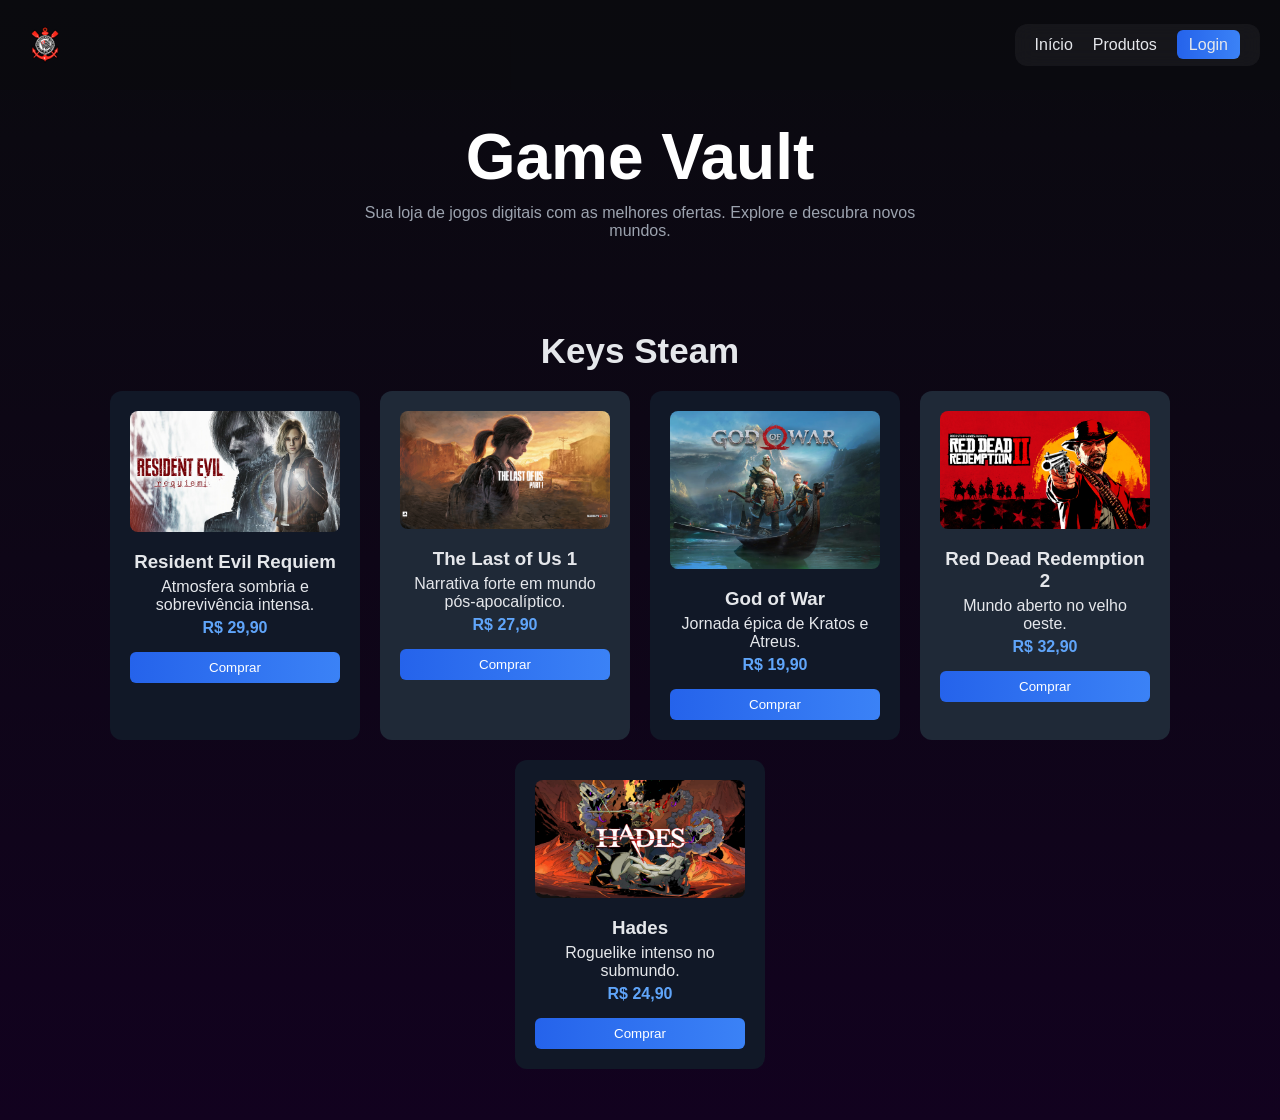
<file: index.html>
<!DOCTYPE html>

<html lang="pt-br">

<head>
    <meta charset="UTF-8">
    <meta name="viewport" content="width=device-width, initial-scale=1.0">
    <title>Game Vault</title>
    <link rel="stylesheet" href="css/style.css">
</head>

<body>

<header>
    <img src="img/SCCP.png" width="50px">


<nav>
    <ul>
        <li><a href="#">Início</a></li>
        <li><a href="#">Produtos</a></li>
        <li><a class="btn-login" href="login/login.html">Login</a></li>
    </ul>
</nav>


</header>

<section class="secao-1">
    <div class="conteudoPrincipal">
        <h2 class="titulo-principal">Game Vault</h2>


    <p class="descricao">
        Sua loja de jogos digitais com as melhores ofertas. Explore e descubra novos mundos.
    </p>
</div>


</section>

<section class="secao2">


<h2 class="titulo-produtos">Keys Steam</h2>

<div class="divCards">

    <!-- Resident -->
    <div class="card destaque">
        <img src="img/RE9.jpg" alt="Resident Evil Requiem">
        <h3>Resident Evil Requiem</h3>
        <p>Atmosfera sombria e sobrevivência intensa.</p>
        <p class="preco">R$ 29,90</p>
        <a href="paginas/produto-re9.html">
            <button>Comprar</button>
        </a>
    </div>

    <!-- TLOU -->
    <div class="card">
        <img src="img/TLOU1.jpg" alt="The Last of Us">
        <h3>The Last of Us 1</h3>
        <p>Narrativa forte em mundo pós-apocalíptico.</p>
        <p class="preco">R$ 27,90</p>
        <a href="paginas/produto-tlou1.html">
            <button>Comprar</button>
        </a>
    </div>

    <!-- GOD -->
    <div class="card destaque">
        <img src="img/GD2018.avif" alt="God of War">
        <h3>God of War</h3>
        <p>Jornada épica de Kratos e Atreus.</p>
        <p class="preco">R$ 19,90</p>
        <a href="paginas/produto-god.html">
            <button>Comprar</button>
        </a>
    </div>

    <!-- RDR2 -->
    <div class="card">
        <img src="img/RedDead2.jpg" alt="Red Dead Redemption 2">
        <h3>Red Dead Redemption 2</h3>
        <p>Mundo aberto no velho oeste.</p>
        <p class="preco">R$ 32,90</p>
        <a href="paginas/produto-redemption.html">
            <button>Comprar</button>
        </a>
    </div>

    <!-- HADES -->
    <div class="card destaque">
        <img src="img/Hades1.avif" alt="Hades">
        <h3>Hades</h3>
        <p>Roguelike intenso no submundo.</p>
        <p class="preco">R$ 24,90</p>
        <a href="paginas/produto-hades.html">
            <button>Comprar</button>
        </a>
    </div>

</div>


</section>

</body>
</html>
</file>
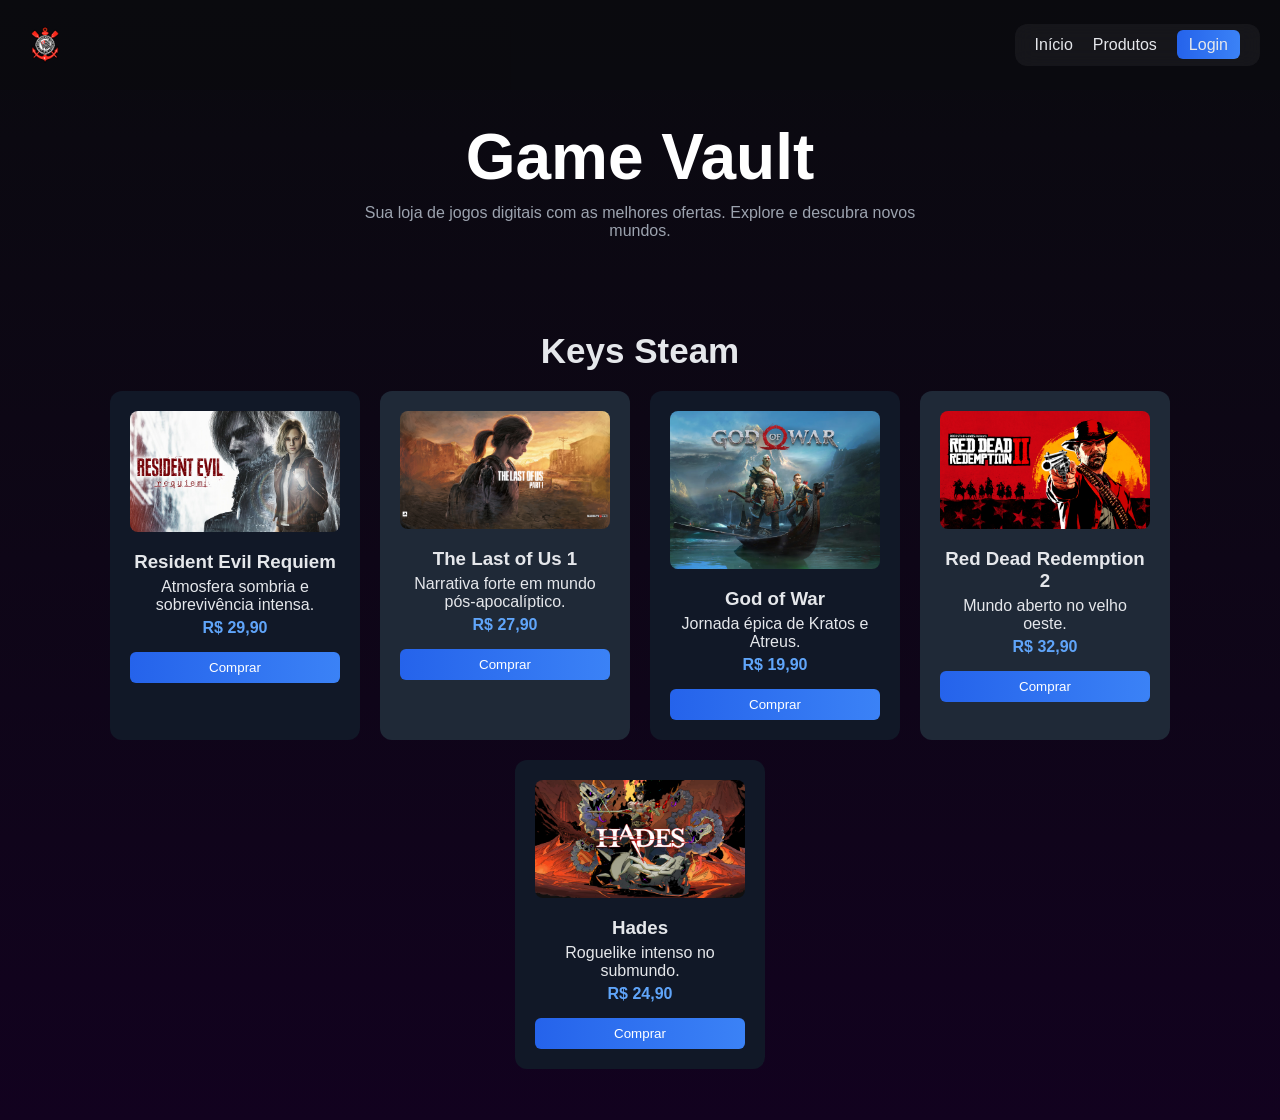
<file: Páginas/index.html>
<!DOCTYPE html>

<html lang="pt-br">

<head>
    <meta charset="UTF-8">
    <meta name="viewport" content="width=device-width, initial-scale=1.0">
    <title>Game Vault</title>
    <link rel="stylesheet" href="../css/style.css">
</head>

<body>

<header>
    <img src="../img/SCCP.png" width="50px">


<nav>
    <ul>
        <li><a href="#">Início</a></li>
        <li><a href="#">Produtos</a></li>
        <li><a class="btn-login" href="../Login/login.html">Login</a></li>
    </ul>
</nav>


</header>

<section class="secao-1">
    <div class="conteudoPrincipal">
        <h2 class="titulo-principal">Game Vault</h2>


    <p class="descricao">
        Sua loja de jogos digitais com as melhores ofertas. Explore e descubra novos mundos.
    </p>
</div>


</section>

<section class="secao2">


<h2 class="titulo-produtos">Keys Steam</h2>

<div class="divCards">

    <!-- Resident -->
    <div class="card destaque">
        <img src="../img/RE9.jpg" alt="Resident Evil Requiem">
        <h3>Resident Evil Requiem</h3>
        <p>Atmosfera sombria e sobrevivência intensa.</p>
        <p class="preco">R$ 29,90</p>
        <a href="Paginas de Produto/produto-re9.html">
            <button>Comprar</button>
        </a>
    </div>

    <!-- TLOU -->
    <div class="card">
        <img src="../img/TLOU1.jpg" alt="The Last of Us">
        <h3>The Last of Us 1</h3>
        <p>Narrativa forte em mundo pós-apocalíptico.</p>
        <p class="preco">R$ 27,90</p>
        <a href="Paginas de Produto/produto-tlou1.html">
            <button>Comprar</button>
        </a>
    </div>

    <!-- GOD -->
    <div class="card destaque">
        <img src="../img/GD2018.avif" alt="God of War">
        <h3>God of War</h3>
        <p>Jornada épica de Kratos e Atreus.</p>
        <p class="preco">R$ 19,90</p>
        <a href="Paginas de Produto/produto-god.html">
            <button>Comprar</button>
        </a>
    </div>

    <!-- RDR2 -->
    <div class="card">
        <img src="../img/RedDead2.jpg" alt="Red Dead Redemption 2">
        <h3>Red Dead Redemption 2</h3>
        <p>Mundo aberto no velho oeste.</p>
        <p class="preco">R$ 32,90</p>
        <a href="Paginas de Produto/produto-redemption.html">
            <button>Comprar</button>
        </a>
    </div>

    <!-- HADES -->
    <div class="card destaque">
        <img src="../img/Hades1.avif" alt="Hades">
        <h3>Hades</h3>
        <p>Roguelike intenso no submundo.</p>
        <p class="preco">R$ 24,90</p>
        <a href="Paginas de Produto/produto-hades.html">
            <button>Comprar</button>
        </a>
    </div>

</div>


</section>

</body>
</html>
</file>
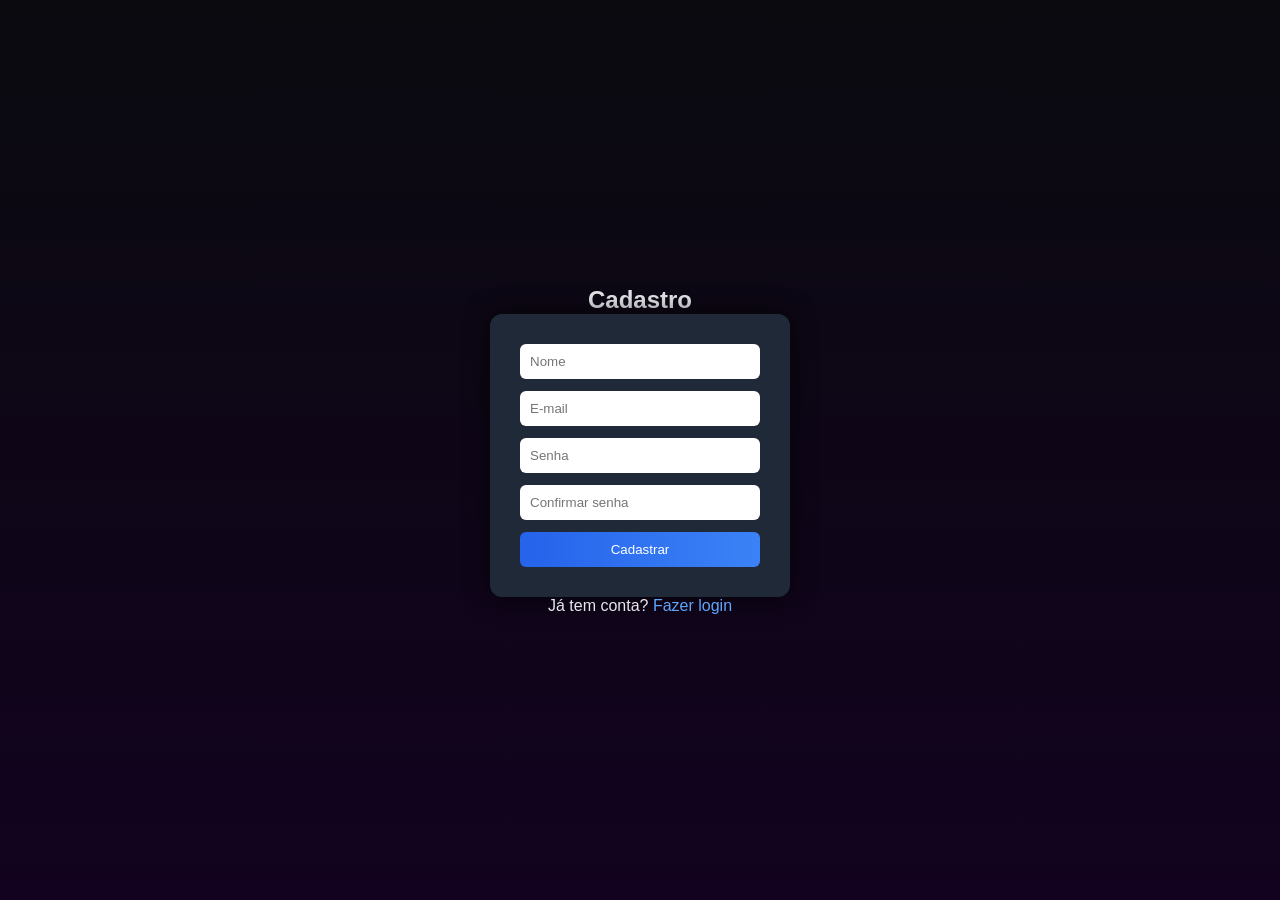
<file: Login/cadastro.html>
<!DOCTYPE html>

<html lang="pt-br">

<head>
    <meta charset="UTF-8">
    <meta name="viewport" content="width=device-width, initial-scale=1.0">
    <title>Cadastro - Game Vault</title>
    <link rel="stylesheet" href="../CSS/style.css">
</head>

<body>

<section class="form-container">


<h2>Cadastro</h2>

<form>
    <input type="text" placeholder="Nome" required>
    <input type="email" placeholder="E-mail" required>
    <input type="password" placeholder="Senha" required>
    <input type="password" placeholder="Confirmar senha" required>

    <button type="submit">Cadastrar</button>
</form>

<p>Já tem conta? <a href="login.html">Fazer login</a></p>


</section>

</body>
</html>
</file>
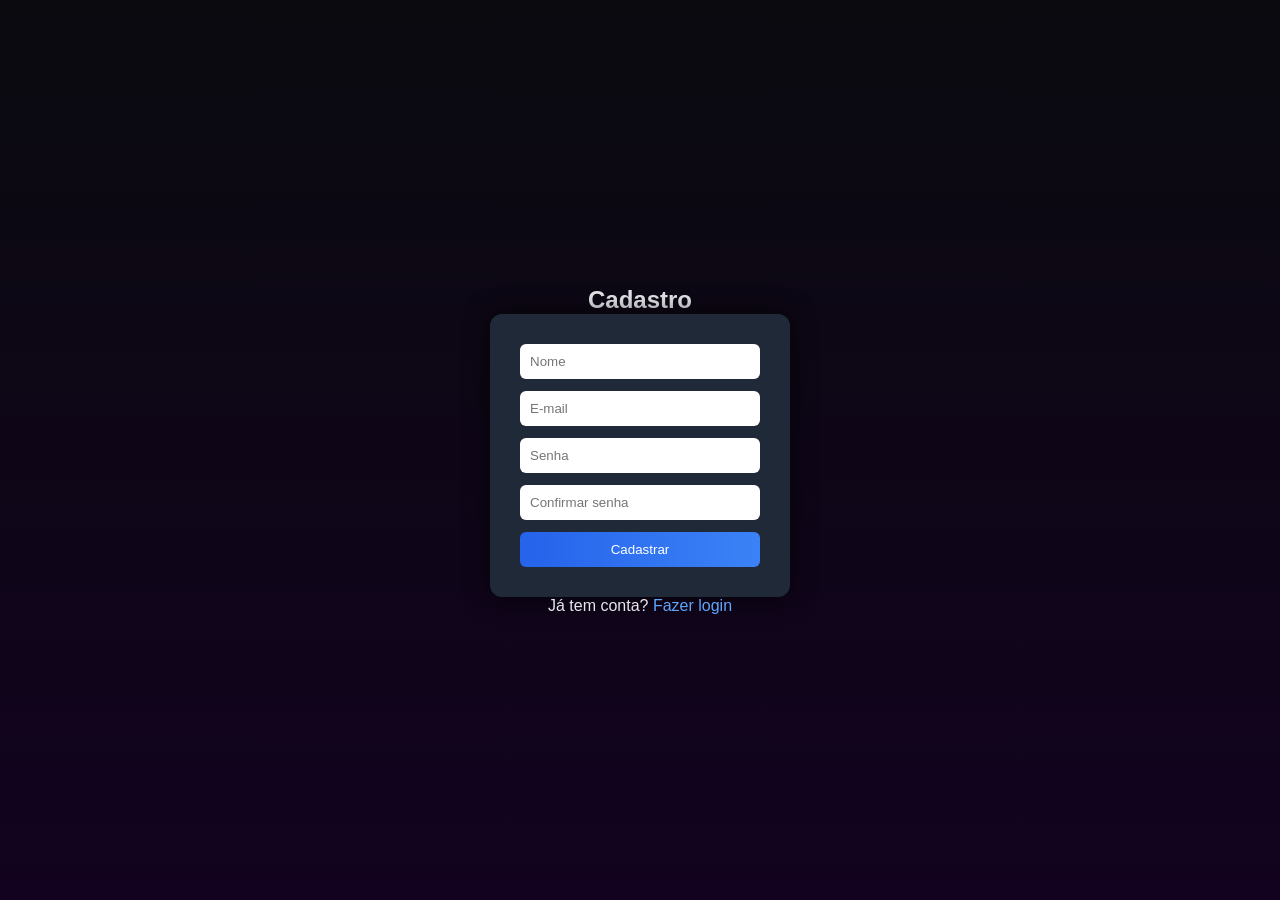
<file: login/cadastro.html>
<!DOCTYPE html>

<html lang="pt-br">

<head>
    <meta charset="UTF-8">
    <meta name="viewport" content="width=device-width, initial-scale=1.0">
    <title>Cadastro - Game Vault</title>
    <link rel="stylesheet" href="../css/style.css">
</head>

<body>

<section class="form-container">


<h2>Cadastro</h2>

<form>
    <input type="text" placeholder="Nome" required>
    <input type="email" placeholder="E-mail" required>
    <input type="password" placeholder="Senha" required>
    <input type="password" placeholder="Confirmar senha" required>

    <button type="submit">Cadastrar</button>
</form>

<p>Já tem conta? <a href="login.html">Fazer login</a></p>


</section>

</body>
</html>
</file>
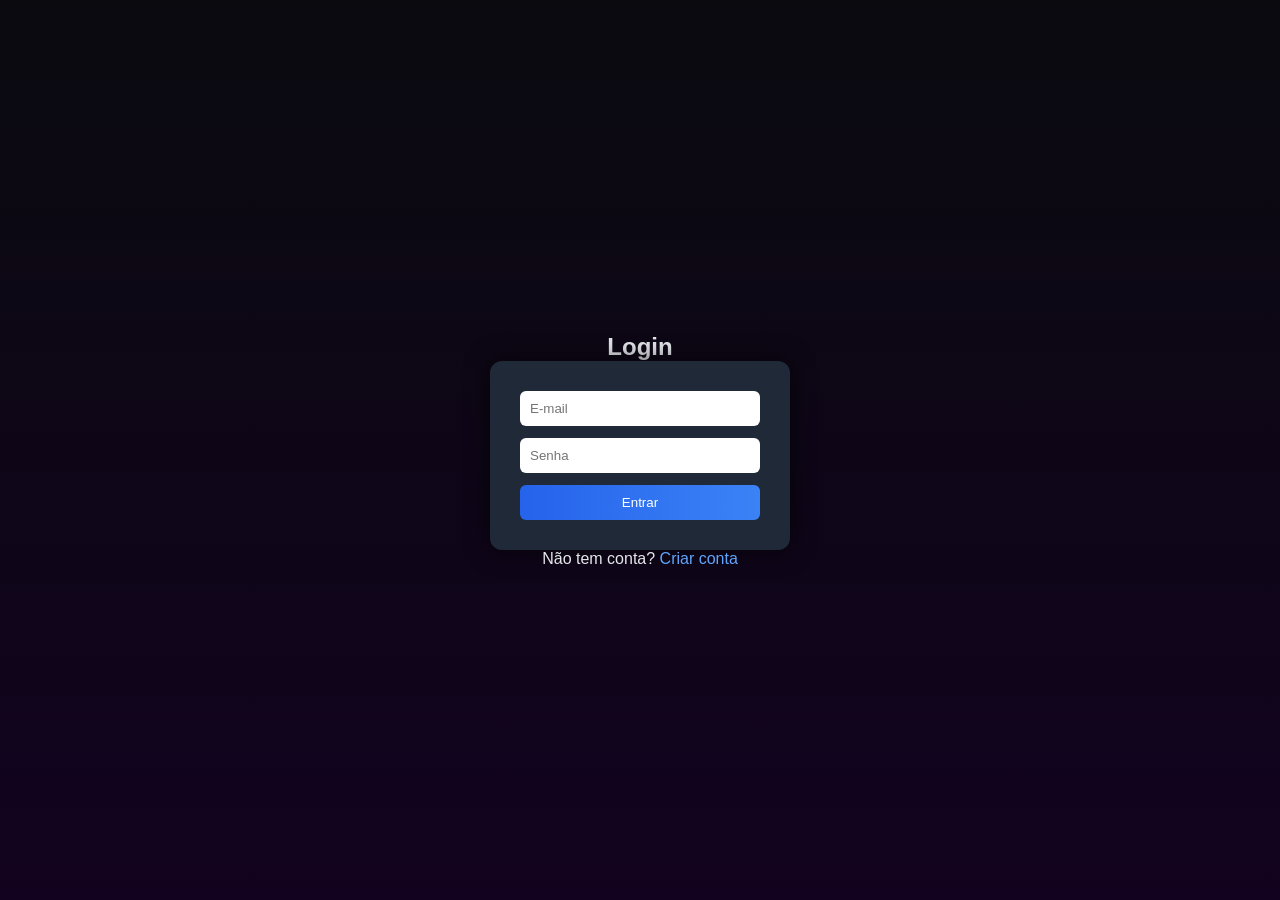
<file: Login/login.html>
<!DOCTYPE html>

<html lang="pt-br">

<head>
    <meta charset="UTF-8">
    <meta name="viewport" content="width=device-width, initial-scale=1.0">
    <title>Login - Game Vault</title>
    <link rel="stylesheet" href="../CSS/style.css">
</head>

<body>

<section class="form-container">


<h2>Login</h2>

<form>
    <input type="email" placeholder="E-mail" required>
    <input type="password" placeholder="Senha" required>

    <button type="submit">Entrar</button>
</form>

<p>Não tem conta? <a href="cadastro.html">Criar conta</a></p>


</section>

</body>
</html>
</file>
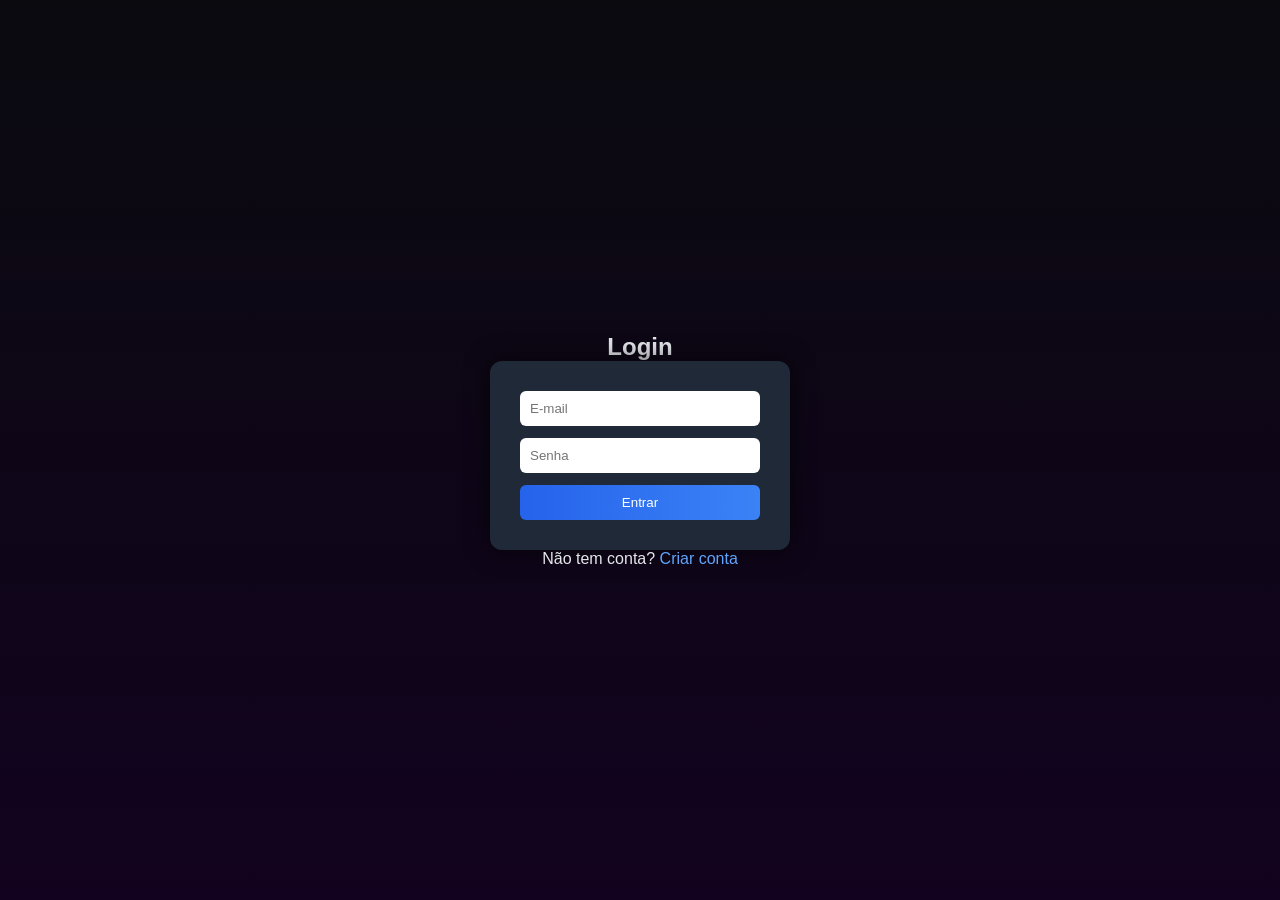
<file: login/login.html>
<!DOCTYPE html>

<html lang="pt-br">

<head>
    <meta charset="UTF-8">
    <meta name="viewport" content="width=device-width, initial-scale=1.0">
    <title>Login - Game Vault</title>
    <link rel="stylesheet" href="../css/style.css">
</head>

<body>

<section class="form-container">


<h2>Login</h2>

<form>
    <input type="email" placeholder="E-mail" required>
    <input type="password" placeholder="Senha" required>

    <button type="submit">Entrar</button>
</form>

<p>Não tem conta? <a href="cadastro.html">Criar conta</a></p>


</section>

</body>
</html>
</file>
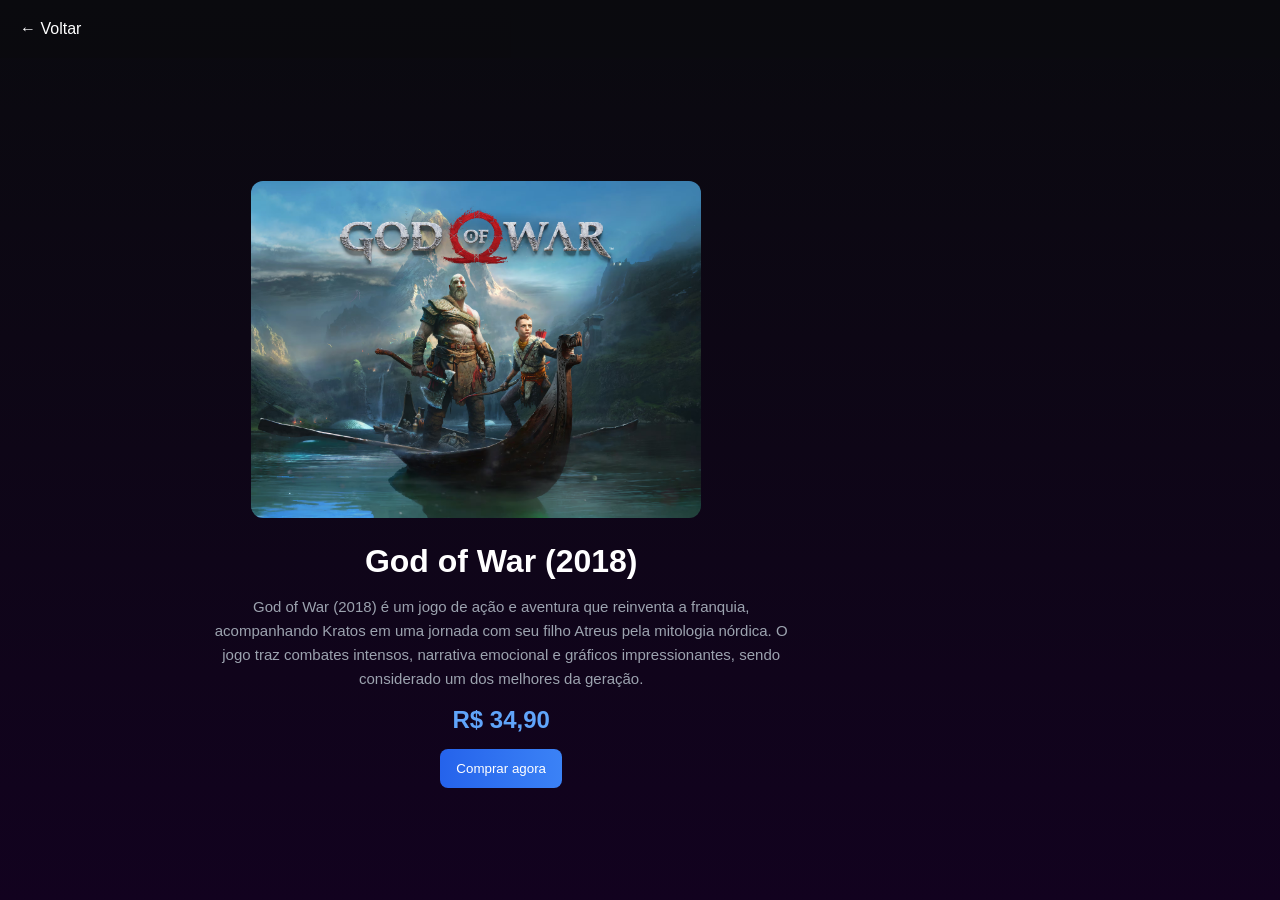
<file: paginas/produto-god.html>
<!DOCTYPE html>
<html lang="pt-br">

<head>
    <meta charset="UTF-8">
    <meta name="viewport" content="width=device-width, initial-scale=1.0">
    <title>God of War (2018) - Game Vault</title>

    <link rel="stylesheet" href="../css/style.css">
</head>

<body>

    <header>
        <a href="../index.html" style="color:white; text-decoration:none;">← Voltar</a>
    </header>

    <section class="produto">

        <div class="produto-container">

            <!-- IMAGEM -->
            <div class="produto-img">
                <img src="../img/GD2018.avif" alt="God of War (2018)">
            </div>

            <div class="produto-info">

                <h1>God of War (2018)</h1>

                <p class="descricao">
                    God of War (2018) é um jogo de ação e aventura que reinventa a franquia,
                    acompanhando Kratos em uma jornada com seu filho Atreus pela mitologia nórdica.
                    O jogo traz combates intensos, narrativa emocional e gráficos impressionantes,
                    sendo considerado um dos melhores da geração.
                </p>

                <p class="preco">R$ 34,90</p>

                <button class="btn-comprar">Comprar agora</button>

            </div>

        </div>

    </section>

</body>

</html>
</file>
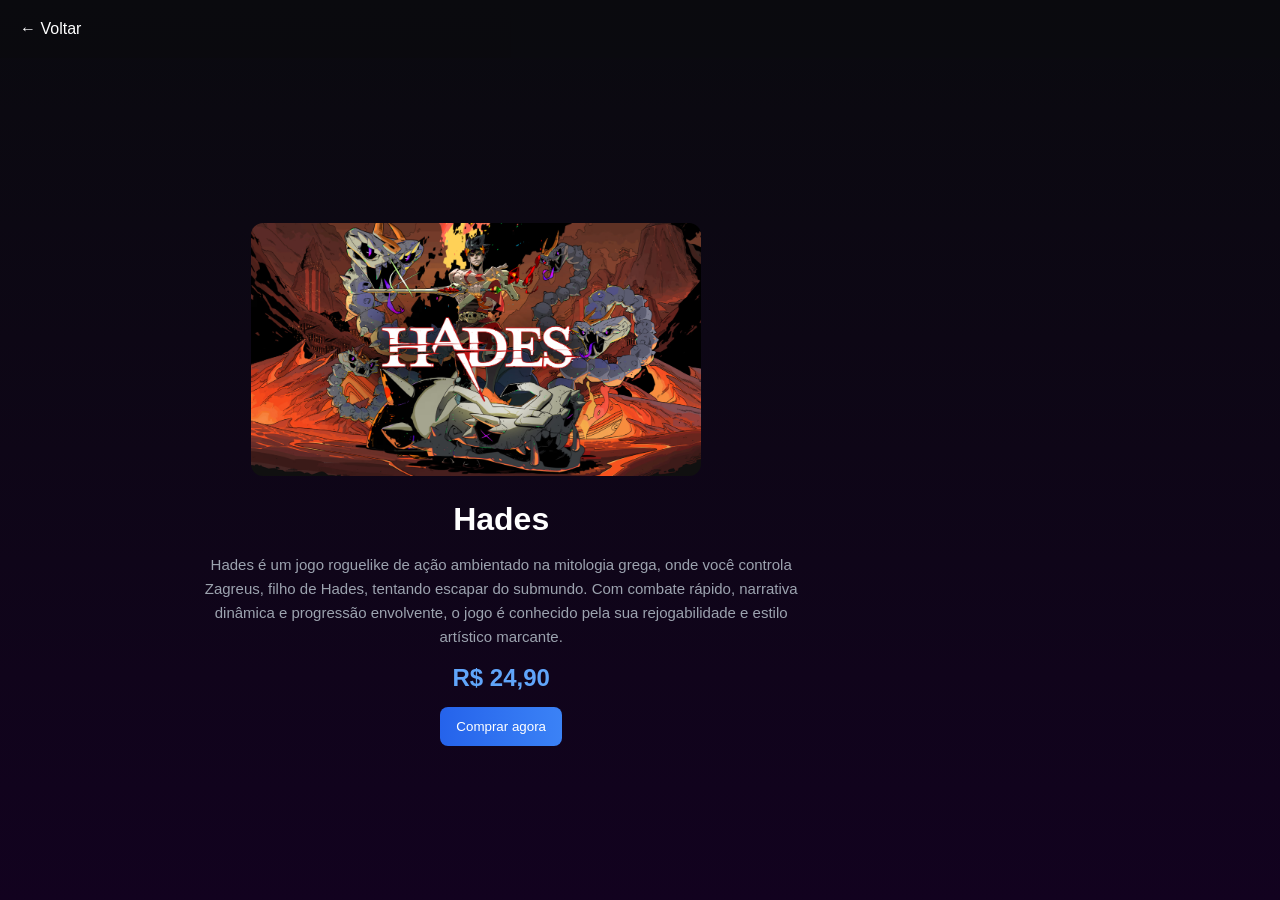
<file: paginas/produto-hades.html>
<!DOCTYPE html>
<html lang="pt-br">

<head>
    <meta charset="UTF-8">
    <meta name="viewport" content="width=device-width, initial-scale=1.0">
    <title>Hades - Game Vault</title>

    <link rel="stylesheet" href="../css/style.css">
</head>

<body>

    <header>
        <a href="../index.html" style="color:white; text-decoration:none;">← Voltar</a>
    </header>

    <section class="produto">

        <div class="produto-container">

            <!-- IMAGEM -->
            <div class="produto-img">
                <img src="../img/Hades1.avif" alt="Hades">
            </div>

            <!-- INFORMAÇÕES -->
            <div class="produto-info">

                <h1>Hades</h1>

                <p class="descricao">
                    Hades é um jogo roguelike de ação ambientado na mitologia grega, onde você controla Zagreus,
                    filho de Hades, tentando escapar do submundo. Com combate rápido, narrativa dinâmica e progressão
                    envolvente, o jogo é conhecido pela sua rejogabilidade e estilo artístico marcante.
                </p>

                <p class="preco">R$ 24,90</p>

                <button class="btn-comprar">Comprar agora</button>

            </div>

        </div>

    </section>

</body>

</html>
</file>
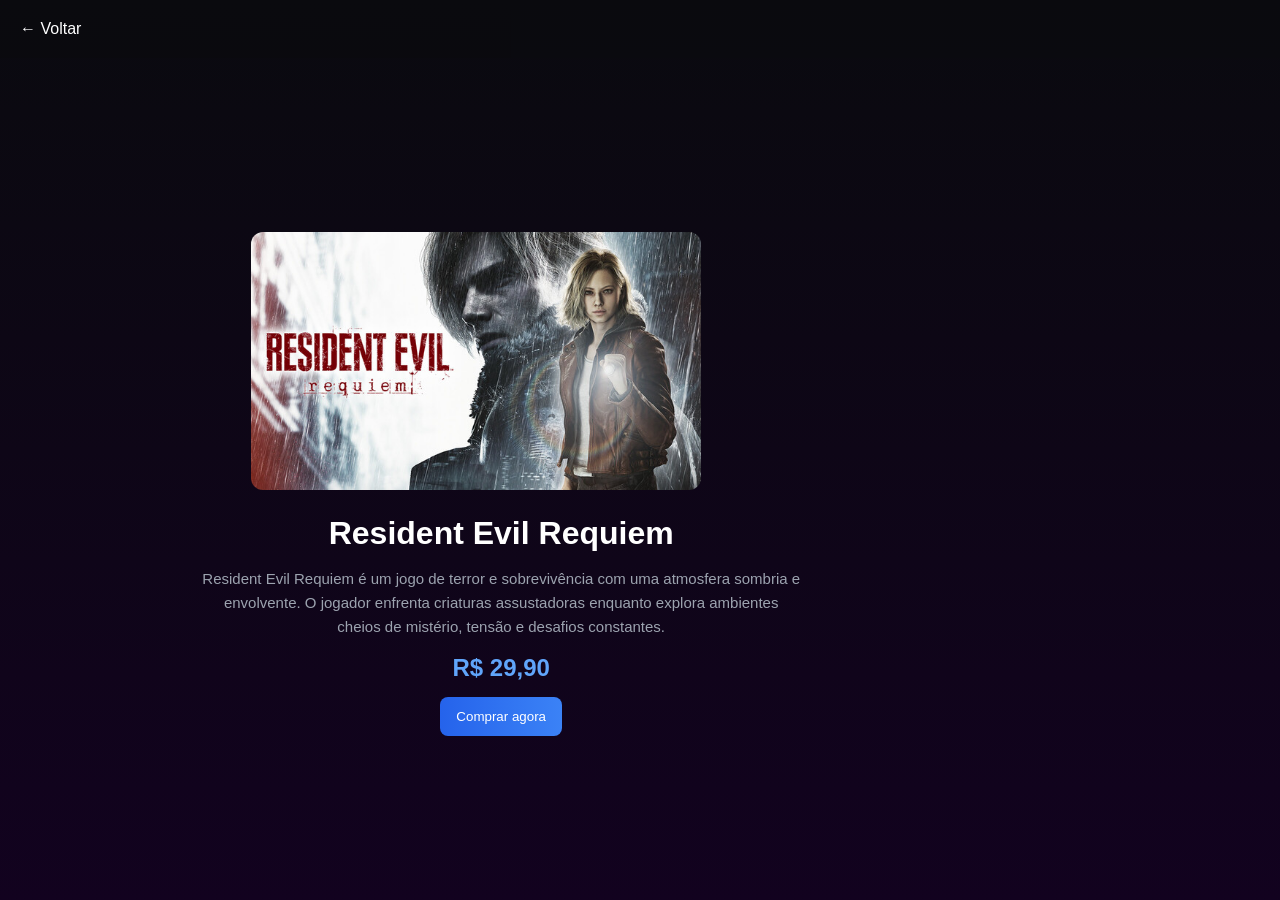
<file: paginas/produto-re9.html>
<!DOCTYPE html>
<html lang="pt-br">

<head>
    <meta charset="UTF-8">
    <meta name="viewport" content="width=device-width, initial-scale=1.0">
    <title>Resident Evil Requiem - Game Vault</title>

    <link rel="stylesheet" href="../css/style.css">
</head>

<body>

    <header>
        <a href="../index.html" style="color:white; text-decoration:none;">← Voltar</a>
    </header>

    <section class="produto">

        <div class="produto-container">

            <!-- IMAGEM -->
            <div class="produto-img">
                <img src="../img/RE9.jpg" alt="Resident Evil Requiem">
            </div>

            <div class="produto-info">

                <h1>Resident Evil Requiem</h1>

                <p class="descricao">
                    Resident Evil Requiem é um jogo de terror e sobrevivência com uma atmosfera sombria
                    e envolvente. O jogador enfrenta criaturas assustadoras enquanto explora ambientes
                    cheios de mistério, tensão e desafios constantes.
                </p>

                <p class="preco">R$ 29,90</p>

                <button class="btn-comprar">Comprar agora</button>

            </div>

        </div>

    </section>

</body>

</html>
</file>
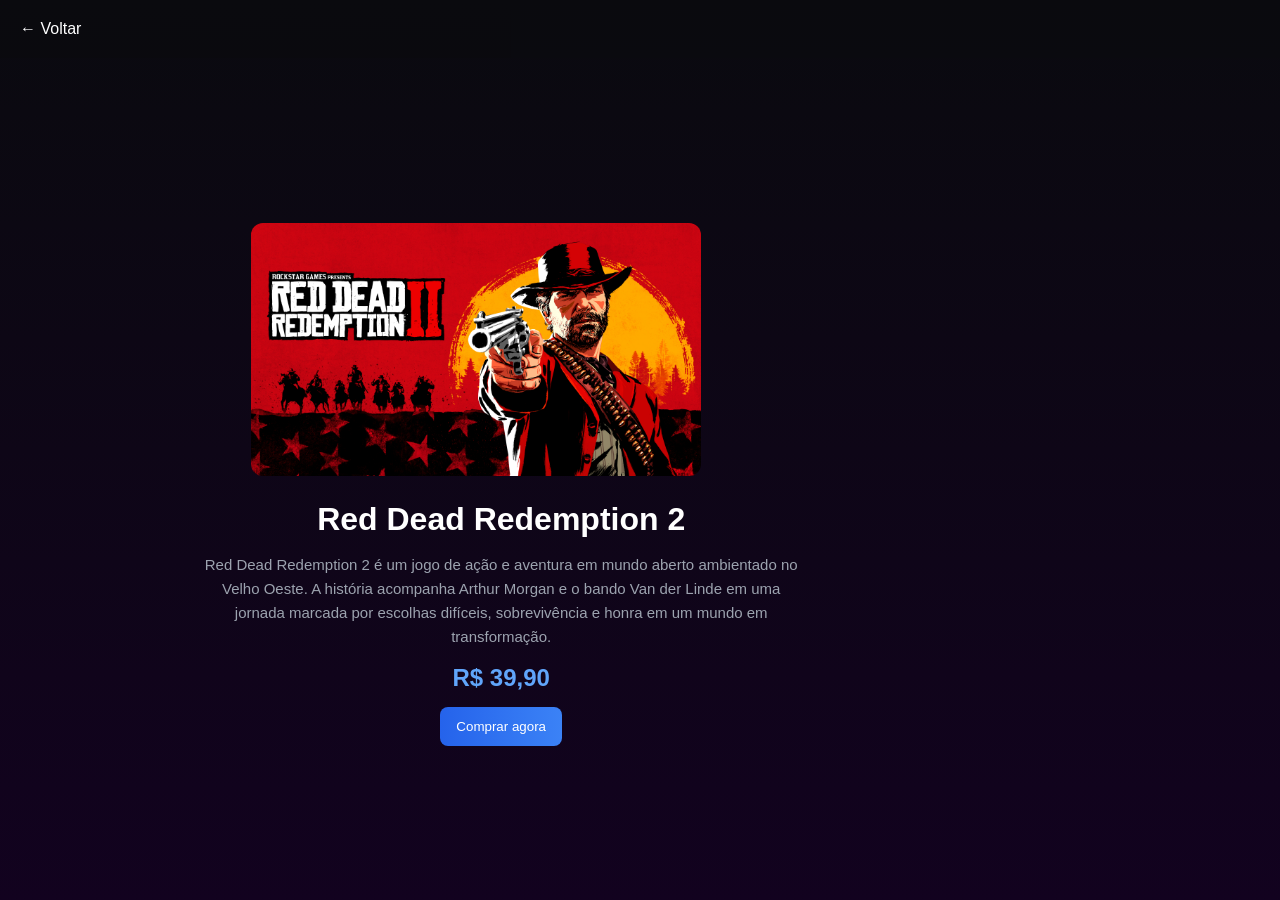
<file: paginas/produto-redemption.html>
<!DOCTYPE html>
<html lang="pt-br">

<head>
    <meta charset="UTF-8">
    <meta name="viewport" content="width=device-width, initial-scale=1.0">
    <title>Red Dead Redemption 2 - Game Vault</title>

    <link rel="stylesheet" href="../css/style.css">
</head>

<body>

    <header>
        <a href="../index.html" style="color:white; text-decoration:none;">← Voltar</a>
    </header>

    <section class="produto">

        <div class="produto-container">

            <!-- IMAGEM -->
            <div class="produto-img">
                <img src="../img/RedDead2.jpg" alt="Red Dead Redemption 2">
            </div>

            <div class="produto-info">

                <h1>Red Dead Redemption 2</h1>

                <p class="descricao">
                    Red Dead Redemption 2 é um jogo de ação e aventura em mundo aberto ambientado no Velho Oeste.
                    A história acompanha Arthur Morgan e o bando Van der Linde em uma jornada marcada por escolhas difíceis,
                    sobrevivência e honra em um mundo em transformação.
                </p>

                <p class="preco">R$ 39,90</p>

                <button class="btn-comprar">Comprar agora</button>

            </div>

        </div>

    </section>

</body>

</html>
</file>
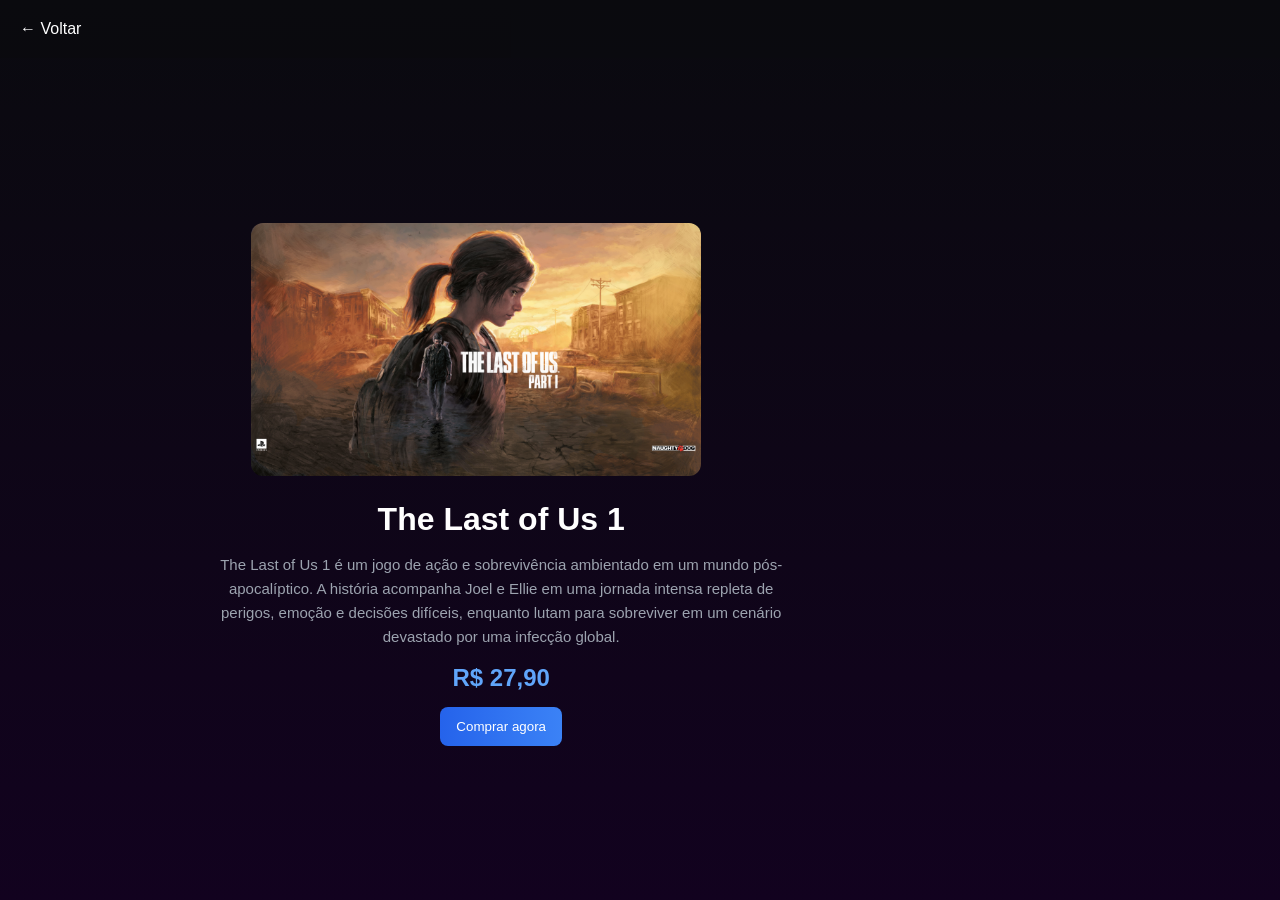
<file: paginas/produto-tlou1.html>
<!DOCTYPE html>
<html lang="pt-br">

<head>
    <meta charset="UTF-8">
    <meta name="viewport" content="width=device-width, initial-scale=1.0">
    <title>The Last of Us 1 - Game Vault</title>

    <link rel="stylesheet" href="../css/style.css">
</head>

<body>

    <header>
        <a href="../index.html" style="color:white; text-decoration:none;">← Voltar</a>
    </header>

    <section class="produto">

        <div class="produto-container">

            <!-- IMAGEM -->
            <div class="produto-img">
                <img src="../img/TLOU1.jpg" alt="The Last of Us 1">
            </div>

            <!-- INFORMAÇÕES -->
            <div class="produto-info">

                <h1>The Last of Us 1</h1>

                <p class="descricao">
                    The Last of Us 1 é um jogo de ação e sobrevivência ambientado em um mundo pós-apocalíptico.
                    A história acompanha Joel e Ellie em uma jornada intensa repleta de perigos, emoção e decisões difíceis,
                    enquanto lutam para sobreviver em um cenário devastado por uma infecção global.
                </p>

                <p class="preco">R$ 27,90</p>

                <button class="btn-comprar">Comprar agora</button>

            </div>

        </div>

    </section>

</body>

</html>
</file>
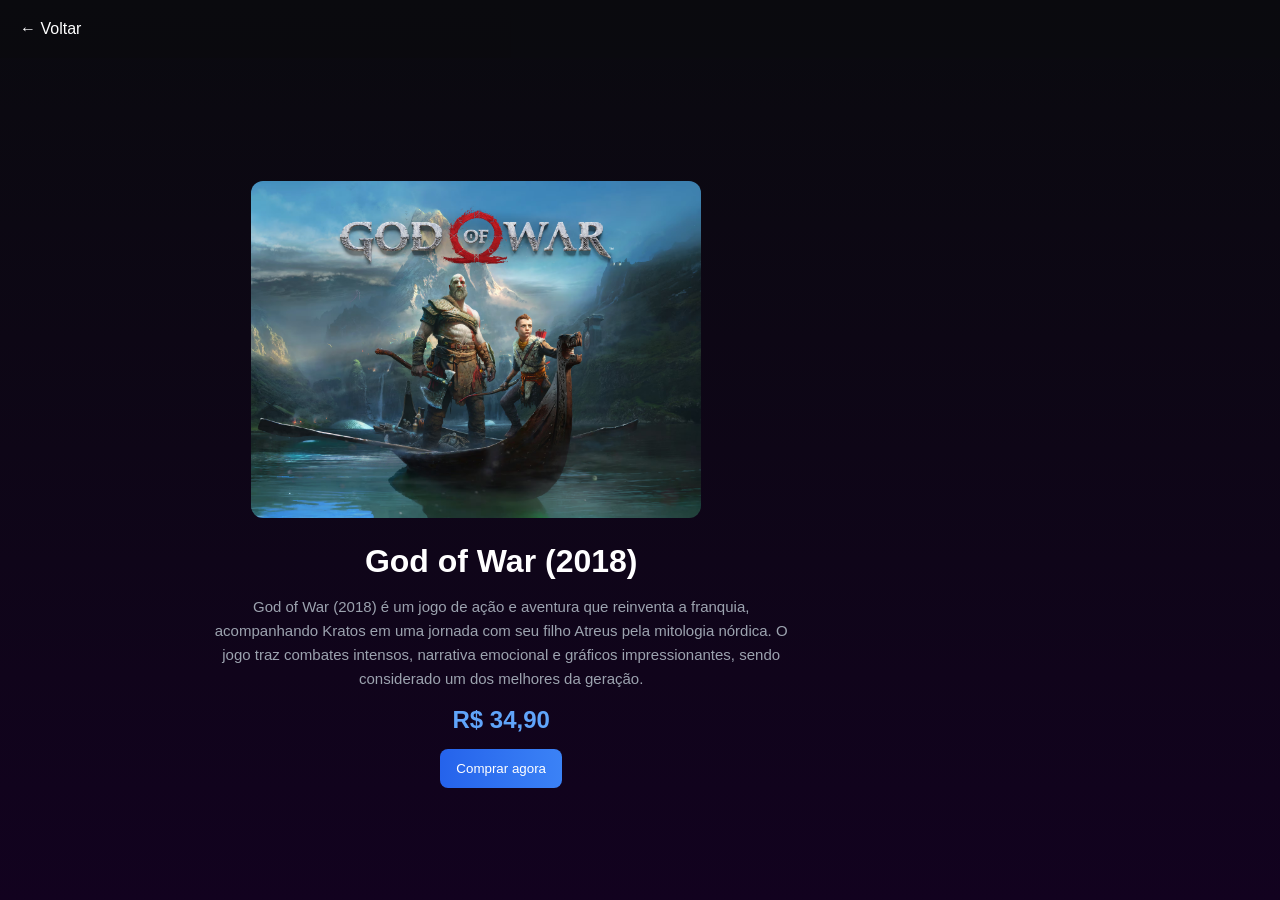
<file: Páginas/Paginas de Produto/produto-god.html>
<!DOCTYPE html>
<html lang="pt-br">

<head>
    <meta charset="UTF-8">
    <meta name="viewport" content="width=device-width, initial-scale=1.0">
    <title>God of War (2018) - Game Vault</title>

    <link rel="stylesheet" href="../../CSS/style.css">
</head>

<body>

    <header>
        <a href="/index.html" style="color:white; text-decoration:none;">← Voltar</a>
    </header>

    <section class="produto">

        <div class="produto-container">

            <!-- IMAGEM -->
            <div class="produto-img">
                <img src="../../img/GD2018.avif" alt="God of War (2018)">
            </div>

            <div class="produto-info">

                <h1>God of War (2018)</h1>

                <p class="descricao">
                    God of War (2018) é um jogo de ação e aventura que reinventa a franquia,
                    acompanhando Kratos em uma jornada com seu filho Atreus pela mitologia nórdica.
                    O jogo traz combates intensos, narrativa emocional e gráficos impressionantes,
                    sendo considerado um dos melhores da geração.
                </p>

                <p class="preco">R$ 34,90</p>

                <button class="btn-comprar">Comprar agora</button>

            </div>

        </div>

    </section>

</body>

</html>
</file>
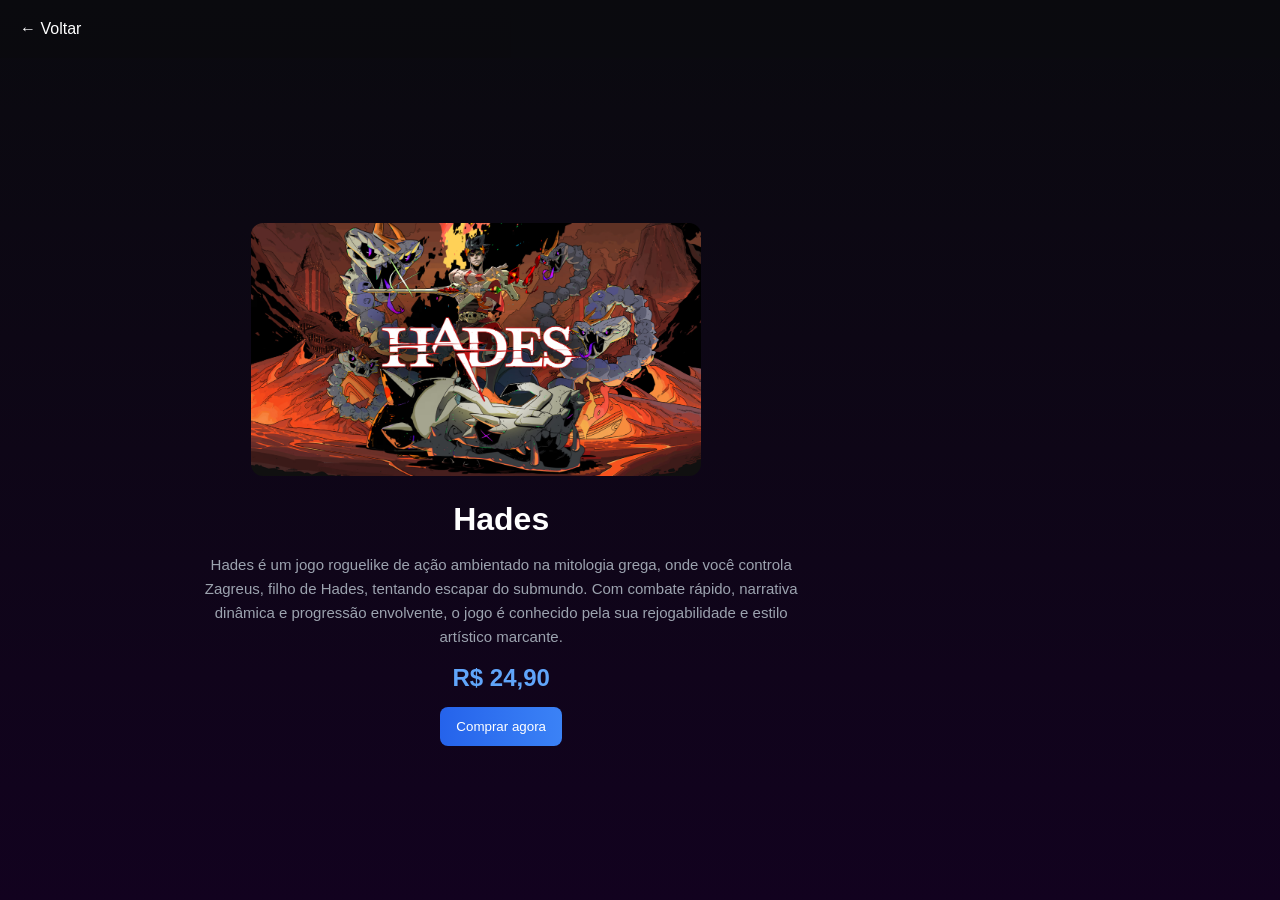
<file: Páginas/Paginas de Produto/produto-hades.html>
<!DOCTYPE html>
<html lang="pt-br">

<head>
    <meta charset="UTF-8">
    <meta name="viewport" content="width=device-width, initial-scale=1.0">
    <title>Hades - Game Vault</title>

    <link rel="stylesheet" href="/css/style.css">
</head>

<body>

    <header>
        <a href="/index.html" style="color:white; text-decoration:none;">← Voltar</a>
    </header>

    <section class="produto">

        <div class="produto-container">

            <!-- IMAGEM -->
            <div class="produto-img">
                <img src="/img/Hades1.avif" alt="Hades">
            </div>

            <!-- INFORMAÇÕES -->
            <div class="produto-info">

                <h1>Hades</h1>

                <p class="descricao">
                    Hades é um jogo roguelike de ação ambientado na mitologia grega, onde você controla Zagreus,
                    filho de Hades, tentando escapar do submundo. Com combate rápido, narrativa dinâmica e progressão
                    envolvente, o jogo é conhecido pela sua rejogabilidade e estilo artístico marcante.
                </p>

                <p class="preco">R$ 24,90</p>

                <button class="btn-comprar">Comprar agora</button>

            </div>

        </div>

    </section>

</body>

</html>
</file>
<file: css/style.css>
* {
    padding: 0;
    margin: 0;
    box-sizing: border-box;
}

/* FUNDO GERAL */
body {
    background: linear-gradient(180deg, #0a0a0f, #12021f);
    color: #e5e7eb;
    font-family: Arial, Helvetica, sans-serif;
}

/* HEADER */
header {
    width: 100%;
    display: flex;
    justify-content: space-between;
    align-items: center;
    padding: 20px;
    position: fixed;
    z-index: 99;
    background: rgba(10, 10, 15, 0.9);
}

header nav {
    margin-left: auto;
}

header nav ul {
    display: flex;
    gap: 20px;
    list-style: none;
    background-color: rgba(255, 255, 255, 0.05);
    padding: 12px 20px;
    border-radius: 12px;
    backdrop-filter: blur(10px);
}
nav a {
    color: #e5e7eb;
    text-decoration: none;
    transition: 0.3s;
}

nav a:hover {
    color: #60a5fa;
}

.btn-login {
    background: linear-gradient(90deg, #2563eb, #3b82f6);
    padding: 6px 12px;
    border-radius: 6px;
}

/* SECTIONS */
section {
    width: 100%;
    display: flex;
    flex-direction: column;
    padding: 4%;
}

/* SEÇÃO 1 */
.secao-1 {
    padding-top: 120px;
    padding-bottom: 40px;
    display: flex;
    justify-content: center;
    align-items: center;
}

/* TEXTO PRINCIPAL */
.titulo-principal {
    font-size: 5vw;
    color: #ffffff;
}

.descricao {
    color: #9ca3af;
    text-align: center;
    max-width: 600px;
}

/* CONTEÚDO */
.conteudoPrincipal {
    display: flex;
    flex-direction: column;
    align-items: center;
    gap: 10px;
}

/* SEÇÃO 2 */
.secao2 {
    align-items: center;
}

/* TÍTULO PRODUTOS */
.titulo-produtos {
    font-size: 35px;
    margin-bottom: 20px;
}

/* CARDS */
.divCards {
    display: flex;
    flex-wrap: wrap;
    gap: 20px;
    justify-content: center;
}

/* CARD */
.card {
    width: 250px;
    padding: 20px;
    background: #1f2937;
    border-radius: 12px;
    text-align: center;
    transition: 0.3s;
}

.card:hover {
    transform: translateY(-5px);
}

/* CARD DESTACADO */
.destaque {
    background: #111827;
}

/* IMAGEM */
.card img {
    width: 100%;
    border-radius: 8px;
}

/* TEXTO CARD */
.card h3 {
    margin: 15px 0 5px;
}

.card p {
    margin: 5px 0;
}

/* PREÇO */
.preco {
    color: #60a5fa;
    font-weight: bold;
}

/* BOTÃO */
.card button {
    margin-top: 10px;
    padding: 8px;
    width: 100%;
    border: none;
    border-radius: 6px;
    background: linear-gradient(90deg, #2563eb, #3b82f6);
    color: white;
    cursor: pointer;
}

.card button:hover {
    opacity: 0.9;
}

/* LOGIN / CADASTRO */
.form-container {
    height: 100vh;
    display: flex;
    justify-content: center;
    align-items: center;
}

.form-container form {
    background-color: #1f2937;
    padding: 30px;
    border-radius: 12px;
    display: flex;
    flex-direction: column;
    gap: 12px;
    width: 300px;
    box-shadow: 0 0 25px rgba(0, 0, 0, 0.7);
}

.form-container h2 {
    text-align: center;
}

.form-container input {
    padding: 10px;
    border-radius: 6px;
    border: none;
}

.form-container button {
    padding: 10px;
    border: none;
    border-radius: 6px;
    background: linear-gradient(90deg, #2563eb, #3b82f6);
    color: white;
    cursor: pointer;
}

.form-container a {
    color: #60a5fa;
    text-decoration: none;
}

/* PÁGINA DE PRODUTO */
.produto {
    padding-top: 120px;
    display: flex;
    justify-content: center;
    width: 100%;
    min-height: 100vh;
}


.produto-container {
    display: flex;
    flex-direction: column;
    align-items: center;
    gap: 25px;
    max-width: 900px;
    width: 100%;
    text-align: center;
}


.produto-img img {
    width: 500px;
    max-width: 90%;
    border-radius: 12px;
    display: block;
}


.produto-info h1 {
    font-size: 32px;
    color: #ffffff;
    text-align: center;
}


.produto-info {
    display: flex;
    flex-direction: column;
    align-items: center;
    gap: 15px;
    max-width: 600px;
}


.produto-info .descricao {
    color: #9ca3af;
    line-height: 1.6;
    font-size: 15px;
    text-align: center;
}


.produto-info .preco {
    font-size: 24px;
    color: #60a5fa;
    font-weight: bold;
    text-align: center;
}


.btn-comprar {
    padding: 12px 16px;
    border: none;
    border-radius: 8px;
    background: linear-gradient(90deg, #2563eb, #3b82f6);
    color: white;
    cursor: pointer;
    transition: 0.25s ease;
    width: fit-content;
}

.btn-comprar:hover {
    opacity: 0.85;
    transform: scale(1.02);
}


@media (max-width: 768px) {
    header {
        flex-direction: column;
        text-align: center;
    }

    header nav ul {
        flex-direction: column;
        gap: 10px;
    }
}
</file>
<file: CSS/style.css>
* {
    padding: 0;
    margin: 0;
    box-sizing: border-box;
}

/* FUNDO GERAL */
body {
    background: linear-gradient(180deg, #0a0a0f, #12021f);
    color: #e5e7eb;
    font-family: Arial, Helvetica, sans-serif;
}

/* HEADER */
header {
    width: 100%;
    display: flex;
    justify-content: space-between;
    align-items: center;
    padding: 20px;
    position: fixed;
    z-index: 99;
    background: rgba(10, 10, 15, 0.9);
}

header nav {
    margin-left: auto;
}

header nav ul {
    display: flex;
    gap: 20px;
    list-style: none;
    background-color: rgba(255, 255, 255, 0.05);
    padding: 12px 20px;
    border-radius: 12px;
    backdrop-filter: blur(10px);
}
nav a {
    color: #e5e7eb;
    text-decoration: none;
    transition: 0.3s;
}

nav a:hover {
    color: #60a5fa;
}

.btn-login {
    background: linear-gradient(90deg, #2563eb, #3b82f6);
    padding: 6px 12px;
    border-radius: 6px;
}

/* SECTIONS */
section {
    width: 100%;
    display: flex;
    flex-direction: column;
    padding: 4%;
}

/* SEÇÃO 1 */
.secao-1 {
    padding-top: 120px;
    padding-bottom: 40px;
    display: flex;
    justify-content: center;
    align-items: center;
}

/* TEXTO PRINCIPAL */
.titulo-principal {
    font-size: 5vw;
    color: #ffffff;
}

.descricao {
    color: #9ca3af;
    text-align: center;
    max-width: 600px;
}

/* CONTEÚDO */
.conteudoPrincipal {
    display: flex;
    flex-direction: column;
    align-items: center;
    gap: 10px;
}

/* SEÇÃO 2 */
.secao2 {
    align-items: center;
}

/* TÍTULO PRODUTOS */
.titulo-produtos {
    font-size: 35px;
    margin-bottom: 20px;
}

/* CARDS */
.divCards {
    display: flex;
    flex-wrap: wrap;
    gap: 20px;
    justify-content: center;
}

/* CARD */
.card {
    width: 250px;
    padding: 20px;
    background: #1f2937;
    border-radius: 12px;
    text-align: center;
    transition: 0.3s;
}

.card:hover {
    transform: translateY(-5px);
}

/* CARD DESTACADO */
.destaque {
    background: #111827;
}

/* IMAGEM */
.card img {
    width: 100%;
    border-radius: 8px;
}

/* TEXTO CARD */
.card h3 {
    margin: 15px 0 5px;
}

.card p {
    margin: 5px 0;
}

/* PREÇO */
.preco {
    color: #60a5fa;
    font-weight: bold;
}

/* BOTÃO */
.card button {
    margin-top: 10px;
    padding: 8px;
    width: 100%;
    border: none;
    border-radius: 6px;
    background: linear-gradient(90deg, #2563eb, #3b82f6);
    color: white;
    cursor: pointer;
}

.card button:hover {
    opacity: 0.9;
}

/* LOGIN / CADASTRO */
.form-container {
    height: 100vh;
    display: flex;
    justify-content: center;
    align-items: center;
}

.form-container form {
    background-color: #1f2937;
    padding: 30px;
    border-radius: 12px;
    display: flex;
    flex-direction: column;
    gap: 12px;
    width: 300px;
    box-shadow: 0 0 25px rgba(0, 0, 0, 0.7);
}

.form-container h2 {
    text-align: center;
}

.form-container input {
    padding: 10px;
    border-radius: 6px;
    border: none;
}

.form-container button {
    padding: 10px;
    border: none;
    border-radius: 6px;
    background: linear-gradient(90deg, #2563eb, #3b82f6);
    color: white;
    cursor: pointer;
}

.form-container a {
    color: #60a5fa;
    text-decoration: none;
}

/* PÁGINA DE PRODUTO */
.produto {
    padding-top: 120px;
    display: flex;
    justify-content: center;
    width: 100%;
    min-height: 100vh;
}


.produto-container {
    display: flex;
    flex-direction: column;
    align-items: center;
    gap: 25px;
    max-width: 900px;
    width: 100%;
    text-align: center;
}


.produto-img img {
    width: 500px;
    max-width: 90%;
    border-radius: 12px;
    display: block;
}


.produto-info h1 {
    font-size: 32px;
    color: #ffffff;
    text-align: center;
}


.produto-info {
    display: flex;
    flex-direction: column;
    align-items: center;
    gap: 15px;
    max-width: 600px;
}


.produto-info .descricao {
    color: #9ca3af;
    line-height: 1.6;
    font-size: 15px;
    text-align: center;
}


.produto-info .preco {
    font-size: 24px;
    color: #60a5fa;
    font-weight: bold;
    text-align: center;
}


.btn-comprar {
    padding: 12px 16px;
    border: none;
    border-radius: 8px;
    background: linear-gradient(90deg, #2563eb, #3b82f6);
    color: white;
    cursor: pointer;
    transition: 0.25s ease;
    width: fit-content;
}

.btn-comprar:hover {
    opacity: 0.85;
    transform: scale(1.02);
}


@media (max-width: 768px) {
    header {
        flex-direction: column;
        text-align: center;
    }

    header nav ul {
        flex-direction: column;
        gap: 10px;
    }
}
</file>
